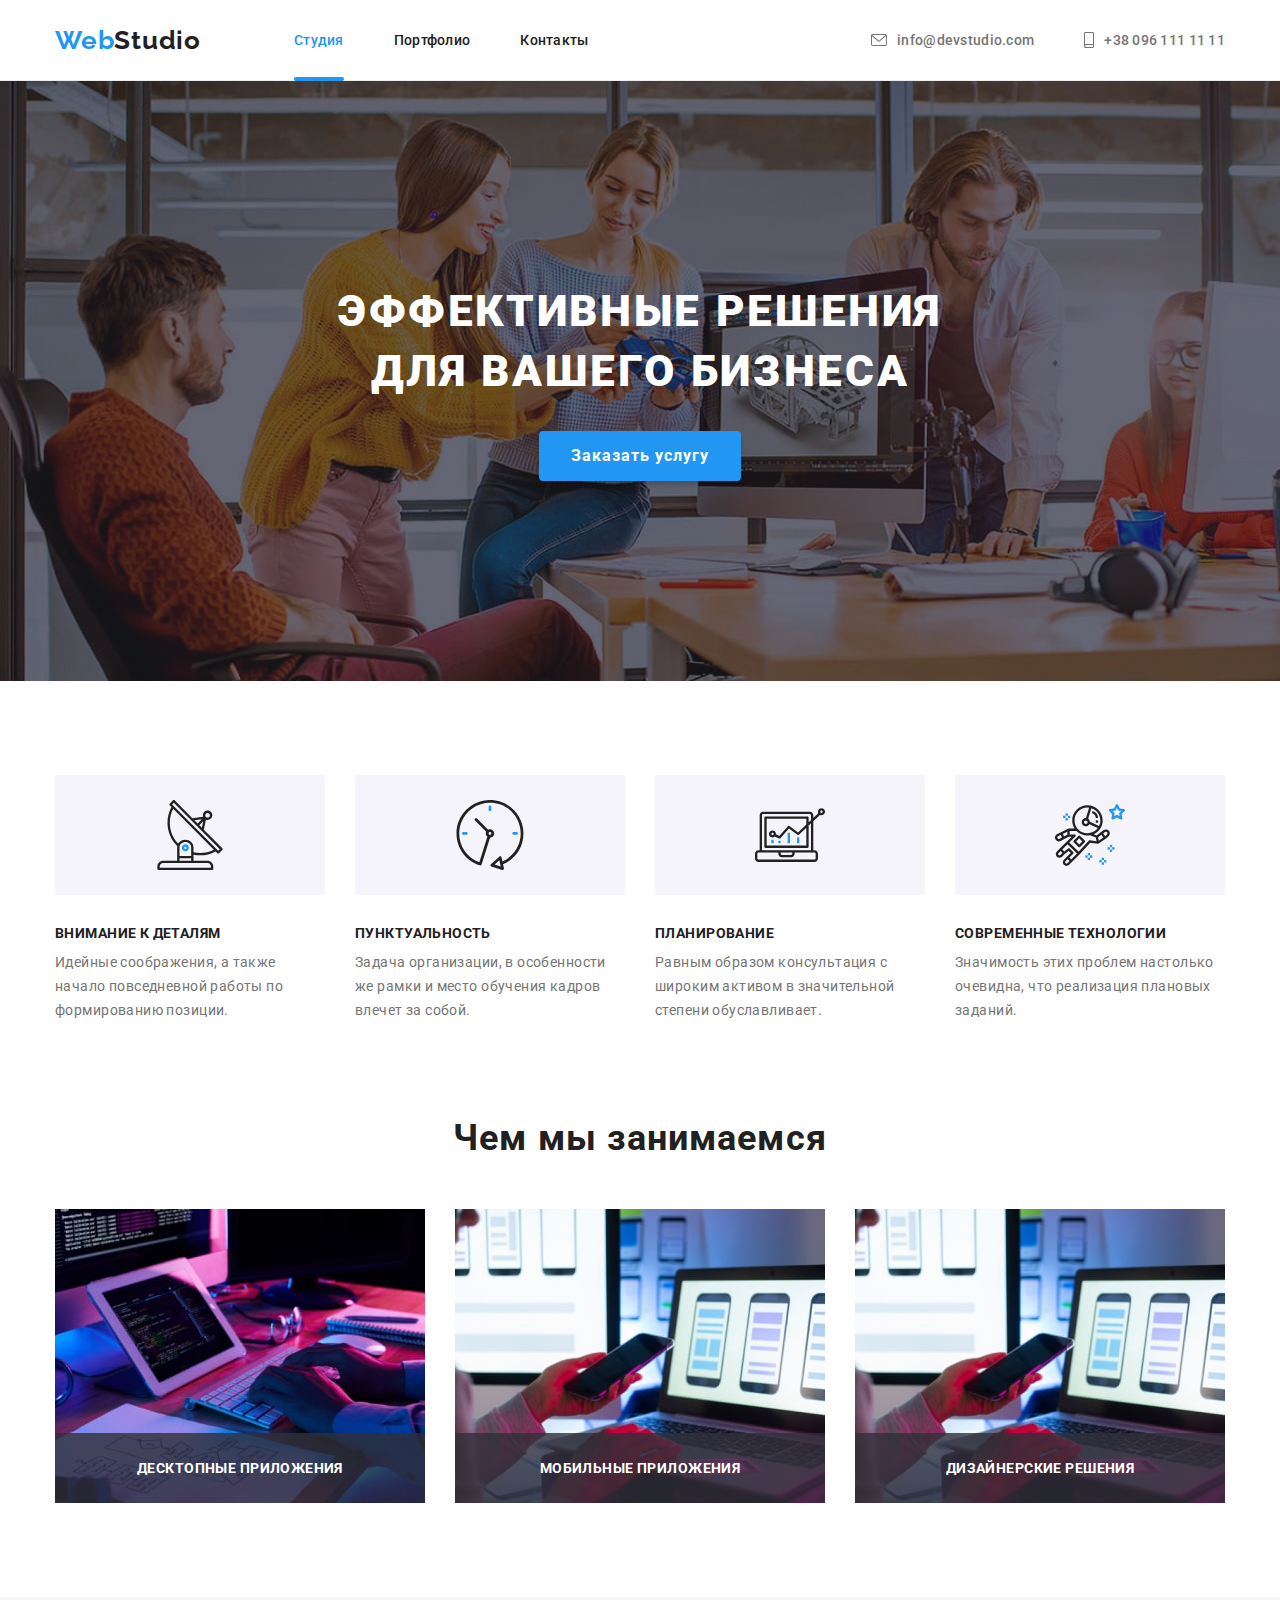
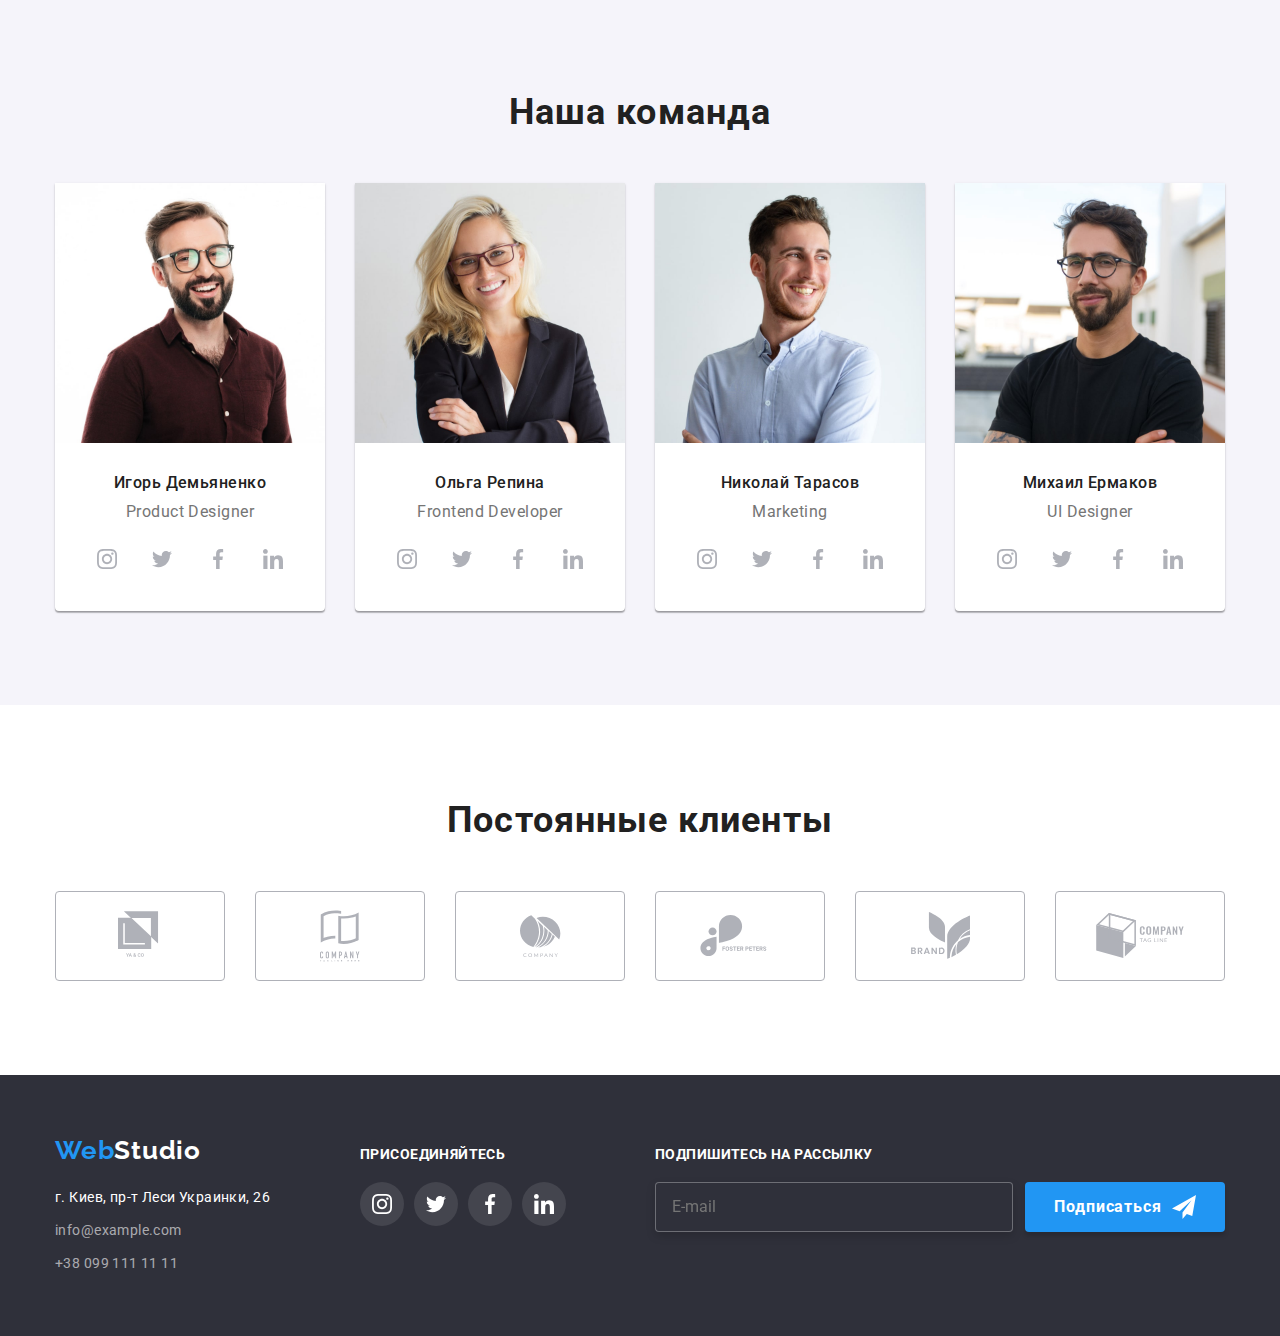
<file: index.html>
<!DOCTYPE html>
<html lang="ru">
<head>
    <meta charset="UTF-8">
    <meta name="viewport" content="width=device-width, initial-scale=1.0">
    <meta http-equiv="X-UA-Compatible" content="ie=edge">
    <link rel="stylesheet" href="https://cdnjs.cloudflare.com/ajax/libs/modern-normalize/1.0.0/modern-normalize.min.css" />
    <link rel="preconnect" href="https://fonts.gstatic.com">
    <link href="https://fonts.googleapis.com/css2?family=Raleway:wght@700&family=Roboto:wght@400;500;700;900&display=swap"
        rel="stylesheet">
    <link rel="stylesheet" href="./css/styles.css">
    <title>Webstudio</title>
</head>
<body>
    <header class="header">
        <div class="container">
        <nav class="navigation">
            <a class="header-logo" href="./"><span class="logo-accent">Web</span>Studio</a>
            <ul class="navigation-list">
                <li class="navigation-list-item">
                    <a class="navigation-list-link current-link" href="#">Студия</a>
                </li>
                <li class="navigation-list-item">
                    <a class="navigation-list-link" href="./portfolio.html">Портфолио</a>
                </li>
                <li class="navigation-list-item">
                    <a class="navigation-list-link" href="">Контакты</a>
                </li>
            </ul>
        </nav>
            <ul class="header-address">
            <li class="header-address-item">
                <a class="header-address-link" href="mailto:info@devstudio.com">
                    <svg class="icon-mail">
                        <use href="./images/sprite.svg#mail"></use>
                    </svg>
                    info@devstudio.com</a>
            </li>
            <li class="header-address-item">
                <a class="header-address-link" href="tel:+380961111111">
                    <svg class="icon-phone">
                        <use href="./images/sprite.svg#phone"></use>
                    </svg>
                    +38 096 111 11 11</a>
            </li>
        </ul>
        </div>
    </header>

    <main>
        <!-- HERO -->
        <section class="hero">
            <div class="hero-content container">
            <h1 class="hero-title">Эффективные решения для вашего бизнеса</h1>
            <button class="order-button" type="button" data-modal-open>Заказать услугу</button>
            </div>
        </section>

        <!-- ABOUT US -->
        <section class="about">
            <div class="container">
            <h2 class="visually-hidden">Наши преимущества</h2>
            <ul class="about-list">
                <li class="about-list-item">
                    <div class="about-list-icon">
                        <svg class="icon-about">
                            <use href="./images/sprite.svg#antenna"></use>
                        </svg>
                    </div>
                    <h3 class="about-title">Внимание к деталям</h3>
                    <p class="about-description">Идейные соображения, а также начало повседневной работы по формированию позиции.</p>
                </li>
                <li class="about-list-item">
                    <div class="about-list-icon">
                        <svg class="icon-about">
                            <use href="./images/sprite.svg#clock"></use>
                        </svg>
                    </div>
                    <h3 class="about-title">Пунктуальность</h3>
                    <p class="about-description">Задача организации, в особенности же рамки и место обучения кадров влечет за собой.</p>
                </li>
                <li class="about-list-item">
                    <div class="about-list-icon">
                        <svg class="icon-about">
                            <use href="./images/sprite.svg#diagram"></use>
                        </svg>
                    </div>
                    <h3 class="about-title">Планирование</h3>
                    <p class="about-description">Равным образом консультация с широким активом в значительной степени обуславливает.</p>
                </li>
                <li class="about-list-item">
                    <div class="about-list-icon">
                        <svg class="icon-about">
                            <use href="./images/sprite.svg#astronaut"></use>
                        </svg>
                    </div>
                    <h3 class="about-title">Современные технологии</h3>
                    <p class="about-description">Значимость этих проблем настолько очевидна, что реализация плановых заданий.</p>
                </li>
            </ul>
            </div>
        </section>

        <!-- WHAT WE DO -->
        <section class="our-work">
            <div class="container">
            <h2 class="title">Чем мы занимаемся</h2>
            <ul class="our-work-list">
                <li class="our-work-list-item">
                    <div class="our-work-list-wrapper">
                        <img class="our-work-img" src="./images/what-we-do/img1.jpg" alt="программист пишет код" width="370" height="294">
                        <p class="our-work-description">Десктопные приложения</p>
                    </div>
                </li>
                <li class="our-work-list-item">
                    <div class="our-work-list-wrapper">
                        <img class="our-work-img" src="./images/what-we-do/img2.jpg" alt="дизайнер выбирает макет для мобильного приложения"
                            width="370" height="294">
                        <p class="our-work-description">Мобильные приложения</p>
                    </div>
                </li>
                <li class="our-work-list-item">
                    <div class="our-work-list-wrapper">
                        <img class="our-work-img" src="./images/what-we-do/img2.jpg" alt="дизайнер выбирает цветовую гамму" width="370"
                            height="294">
                        <p class="our-work-description">Дизайнерские решения</p>
                    </div>
                </li>
            </ul>
            </div>
        </section>

        <!-- OUR TEAM -->
        <section class="team">
            <div class="container">
            <h2 class="title">Наша команда</h2>
            <ul class="team-list">
                <li class="team-list-item">
                    <img class="team-img" src="./images/our-team/igor.jpg" alt="Игорь Демьяненко" width="270" height="260">
                    <div class="team-card">
                    <h3 class="team-title">Игорь Демьяненко</h3>
                    <p class="team-description" lang="en">Product Designer</p>
                    <ul class="social-list">
                        <li class="social-list-item">
                            <a href="https://www.instagram.com/" class="social-list-link" target="blank">
                                <svg class="social-list-icon">
                                    <use href="./images/sprite.svg#instagram"></use>
                                </svg>
                            </a>
                        </li>
                        <li class="social-list-item">
                            <a href="https://twitter.com/" class="social-list-link" target="blank">
                                <svg class="social-list-icon">
                                    <use href="./images/sprite.svg#twitter"></use>
                                </svg>
                            </a>
                        </li>
                        <li class="social-list-item">
                            <a href="https://www.facebook.com/" class="social-list-link" target="blank">
                                <svg class="social-list-icon">
                                    <use href="./images/sprite.svg#facebook"></use>
                                </svg>
                            </a>
                        </li>
                        <li class="social-list-item">
                            <a href="https://www.linkedin.com/" class="social-list-link" target="blank">
                                <svg class="social-list-icon">
                                    <use href="./images/sprite.svg#linkedin"></use>
                                </svg>
                            </a>
                        </li>
                    </ul>
                    </div>
                </li>
                <li class="team-list-item">
                    <img class="team-img" src="./images/our-team/olga.jpg" alt="Ольга Репина" width="270" height="260">
                    <div class="team-card">
                    <h3 class="team-title">Ольга Репина</h3>
                    <p class="team-description" lang="en">Frontend Developer</p>
                    <ul class="social-list">
                        <li class="social-list-item">
                            <a href="https://www.instagram.com/" class="social-list-link" target="blank">
                                <svg class="social-list-icon">
                                    <use href="./images/sprite.svg#instagram"></use>
                                </svg>
                            </a>
                        </li>
                        <li class="social-list-item">
                            <a href="https://twitter.com/" class="social-list-link" target="blank">
                                <svg class="social-list-icon">
                                    <use href="./images/sprite.svg#twitter"></use>
                                </svg>
                            </a>
                        </li>
                        <li class="social-list-item">
                            <a href="https://www.facebook.com/" class="social-list-link" target="blank">
                                <svg class="social-list-icon">
                                    <use href="./images/sprite.svg#facebook"></use>
                                </svg>
                            </a>
                        </li>
                        <li class="social-list-item">
                            <a href="https://www.linkedin.com/" class="social-list-link" target="blank">
                                <svg class="social-list-icon">
                                    <use href="./images/sprite.svg#linkedin"></use>
                                </svg>
                            </a>
                        </li>
                    </ul>
                    </div>
                </li>
                <li class="team-list-item">
                    <img class="team-img" src="./images/our-team/nikolay.jpg" alt="Николай Тарасов" width="270" height="260">
                    <div class="team-card">
                    <h3 class="team-title">Николай Тарасов</h3>
                    <p class="team-description" lang="en">Marketing</p>
                    <ul class="social-list">
                        <li class="social-list-item">
                            <a href="https://www.instagram.com/" class="social-list-link" target="blank">
                                <svg class="social-list-icon">
                                    <use href="./images/sprite.svg#instagram"></use>
                                </svg>
                            </a>
                        </li>
                        <li class="social-list-item">
                            <a href="https://twitter.com/" class="social-list-link" target="blank">
                                <svg class="social-list-icon">
                                    <use href="./images/sprite.svg#twitter"></use>
                                </svg>
                            </a>
                        </li>
                        <li class="social-list-item">
                            <a href="https://www.facebook.com/" class="social-list-link" target="blank">
                                <svg class="social-list-icon">
                                    <use href="./images/sprite.svg#facebook"></use>
                                </svg>
                            </a>
                        </li>
                        <li class="social-list-item">
                            <a href="https://www.linkedin.com/" class="social-list-link" target="blank">
                                <svg class="social-list-icon">
                                    <use href="./images/sprite.svg#linkedin"></use>
                                </svg>
                            </a>
                        </li>
                    </ul>
                    </div>
                </li>
                <li class="team-list-item">
                    <img class="team-img" src="./images/our-team/michael.jpg" alt="Михаил Ермаков" width="270" height="260">
                    <div class="team-card">
                    <h3 class="team-title">Михаил Ермаков</h3>
                    <p class="team-description" lang="en">UI Designer</p>
                    <ul class="social-list">
                        <li class="social-list-item">
                            <a href="https://www.instagram.com/" class="social-list-link" target="blank">
                                <svg class="social-list-icon">
                                    <use href="./images/sprite.svg#instagram"></use>
                                </svg>
                            </a>
                        </li>
                        <li class="social-list-item">
                            <a href="https://twitter.com/" class="social-list-link" target="blank">
                                <svg class="social-list-icon">
                                    <use href="./images/sprite.svg#twitter"></use>
                                </svg>
                            </a>
                        </li>
                        <li class="social-list-item">
                            <a href="https://www.facebook.com/" class="social-list-link" target="blank">
                                <svg class="social-list-icon">
                                    <use href="./images/sprite.svg#facebook"></use>
                                </svg>
                            </a>
                        </li>
                        <li class="social-list-item">
                            <a href="https://www.linkedin.com/" class="social-list-link" target="blank">
                                <svg class="social-list-icon">
                                    <use href="./images/sprite.svg#linkedin"></use>
                                </svg>
                            </a>
                        </li>
                    </ul>
                    </div>
                    
                </li>
            </ul>
            </div>
        </section>

        <!-- OUR CLIENTS -->
        <section class="our-clients">
            <div class="container">
                <h2 class="title">Постоянные клиенты</h2>
                <ul class="our-clients-list">
                    <li class="our-clients-item">
                        <a href="" class="our-clients-link">
                            <svg class="our-clients-icon" width="44.27" height="49.23">
                                <use href="./images/sprite.svg#clients1"></use>
                            </svg>
                        </a>
                    </li>
                    <li class="our-clients-item">
                        <a href="" class="our-clients-link">
                            <svg class="our-clients-icon" width="40" height="52">
                                <use href="./images/sprite.svg#clients2"></use>
                            </svg>
                        </a>
                    </li>
                    <li class="our-clients-item">
                        <a href="" class="our-clients-link">
                            <svg class="our-clients-icon" width="41" height="42.6">
                                <use href="./images/sprite.svg#clients3"></use>
                            </svg>
                        </a>
                    </li>
                    <li class="our-clients-item">
                        <a href="" class="our-clients-link">
                            <svg class="our-clients-icon" width="79.66" height="42.02">
                                <use href="./images/sprite.svg#clients4"></use>
                            </svg>
                        </a>
                    </li>
                    <li class="our-clients-item">
                        <a href="" class="our-clients-link">
                            <svg class="our-clients-icon" width="59" height="47">
                                <use href="./images/sprite.svg#clients5"></use>
                            </svg>
                        </a>
                    </li>
                    <li class="our-clients-item">
                        <a href="" class="our-clients-link">
                            <svg class="our-clients-icon" width="88.48" height="45.44">
                                <use href="./images/sprite.svg#clients6"></use>
                            </svg>
                        </a>
                    </li>
                </ul>
            </div>
        </section>
    </main>
<!-- FOOTER -->
    <footer class="footer">
        <div class="container">
            <div class="footer-contacts-wrapper">
                <a class="footer-logo" href="./"><span class="logo-accent">Web</span>Studio</a>
                <address class="footer-address">
                    <ul class="footer-address-list">
                        <li class="footer-address-item">
                            <a class="footer-contacts map" href="https://goo.gl/maps/fuToK8LUHECQ2Vxz8" target="_blank">г. Киев, пр-т
                                Леси Украинки, 26</a>
                        </li>
                        <li class="footer-address-item">
                            <a class="footer-contacts" href="mailto:info@example.com">info@example.com</a>
                        </li>
                        <li class="footer-address-item">
                            <a class="footer-contacts" href="tel:+380991111111">+38 099 111 11 11</a>
                        </li>
                    </ul>
                </address>
            </div>
            <div class="footer-social-wrapper">
                <p class="footer-title">присоединяйтесь</p>
                <ul class="footer-social-list">
                    <li class="footer-social-list-item">
                        <a href="https://www.instagram.com/" class="footer-social-list-link" target="blank">
                            <svg class="footer-social-list-icon">
                                <use href="./images/sprite.svg#instagram"></use>
                            </svg>
                        </a>
                    </li>
                    <li class="footer-social-list-item">
                        <a href="https://twitter.com/" class="footer-social-list-link" target="blank">
                            <svg class="footer-social-list-icon">
                                <use href="./images/sprite.svg#twitter"></use>
                            </svg>
                        </a>
                    </li>
                    <li class="footer-social-list-item">
                        <a href="https://www.facebook.com/" class="footer-social-list-link" target="blank">
                            <svg class="footer-social-list-icon">
                                <use href="./images/sprite.svg#facebook"></use>
                            </svg>
                        </a>
                    </li>
                    <li class="footer-social-list-item">
                        <a href="https://www.linkedin.com/" class="footer-social-list-link" target="blank">
                            <svg class="footer-social-list-icon">
                                <use href="./images/sprite.svg#linkedin"></use>
                            </svg>
                        </a>
                    </li>
                </ul>
            </div>
            <div class="footer-subscribe-wrapper">
                <form action="#" class="footer-subscribe-form">
                    <p class="footer-title">Подпишитесь на рассылку</p>
                    <div class="footer-button-wrapper">
                    <label class="footer-subscribe-label">
                        <input type="email" class="footer-subscribe-input" name="user-mail" placeholder="E-mail" required>
                    </label>
                    <button type="submit" class="footer-subscribe-button">Подписаться</button>
                    </div>
                </form>
            </div>
        </div>
    </footer>
<!-- MODAL BUTTON -->
    <div class="backdrop is-hidden" data-modal>
        <div class="modal">
            <button type="button" class="modal-close-btn" data-modal-close>
                <svg class="modal-close-btn-svg">
                    <use href="./images/sprite.svg#close"></use>
                </svg>
            </button>

            <p class="form-title">Оставьте свои данные, мы вам перезвоним</p>
            <form action="#" class="modal-form">
                
                <label class="modal-form-label">
                    <span class="modal-form-label-name">Имя</span>
                    <span class="modal-form-input-wrapper">
                        <input class="modal-form-input" type="text" name="user-name" required>
                        <svg class="modal-form-icon">
                            <use href="./images/sprite.svg#form-person"></use>
                        </svg>
                    </span>
                </label>

                <label class="modal-form-label">
                    <span class="modal-form-label-name">Телефон</span>
                    <span class="modal-form-input-wrapper">
                        <input class="modal-form-input" type="tel" name="user-tel" required>
                        <svg class="modal-form-icon">
                            <use href="./images/sprite.svg#form-phone"></use>
                        </svg>
                    </span>
                </label>

                <label class="modal-form-label">
                    <span class="modal-form-label-name">Почта</span>
                    <span class="modal-form-input-wrapper">
                        <input class="modal-form-input" type="email" name="user-mail" required>
                        <svg class="modal-form-icon">
                            <use href="./images/sprite.svg#form-email"></use>
                        </svg>
                    </span>
                </label>

                <label class="modal-form-label" for="message">Комментарий</label>
                <textarea id="message" name="user-message" class="modal-form-message" placeholder="Введите текст"></textarea>

                <label for="policy" class="modal-form-label-policy">
                    <input type="checkbox" name="user-policy" id="policy" class="modal-form-check-policy" required>
                    <span class="check-policy-icon"></span>
                    Соглашаюсь с рассылкой и принимаю&nbsp;
                    <a href="#" class="policy-link">Условия договора</a>
                </label>

               <button type="submit" class="modal-form-btn">Отправить</button>
            </form>
        </div>
    </div>
    <script src="./js/modal.js"></script>
</body>
</html>
</file>
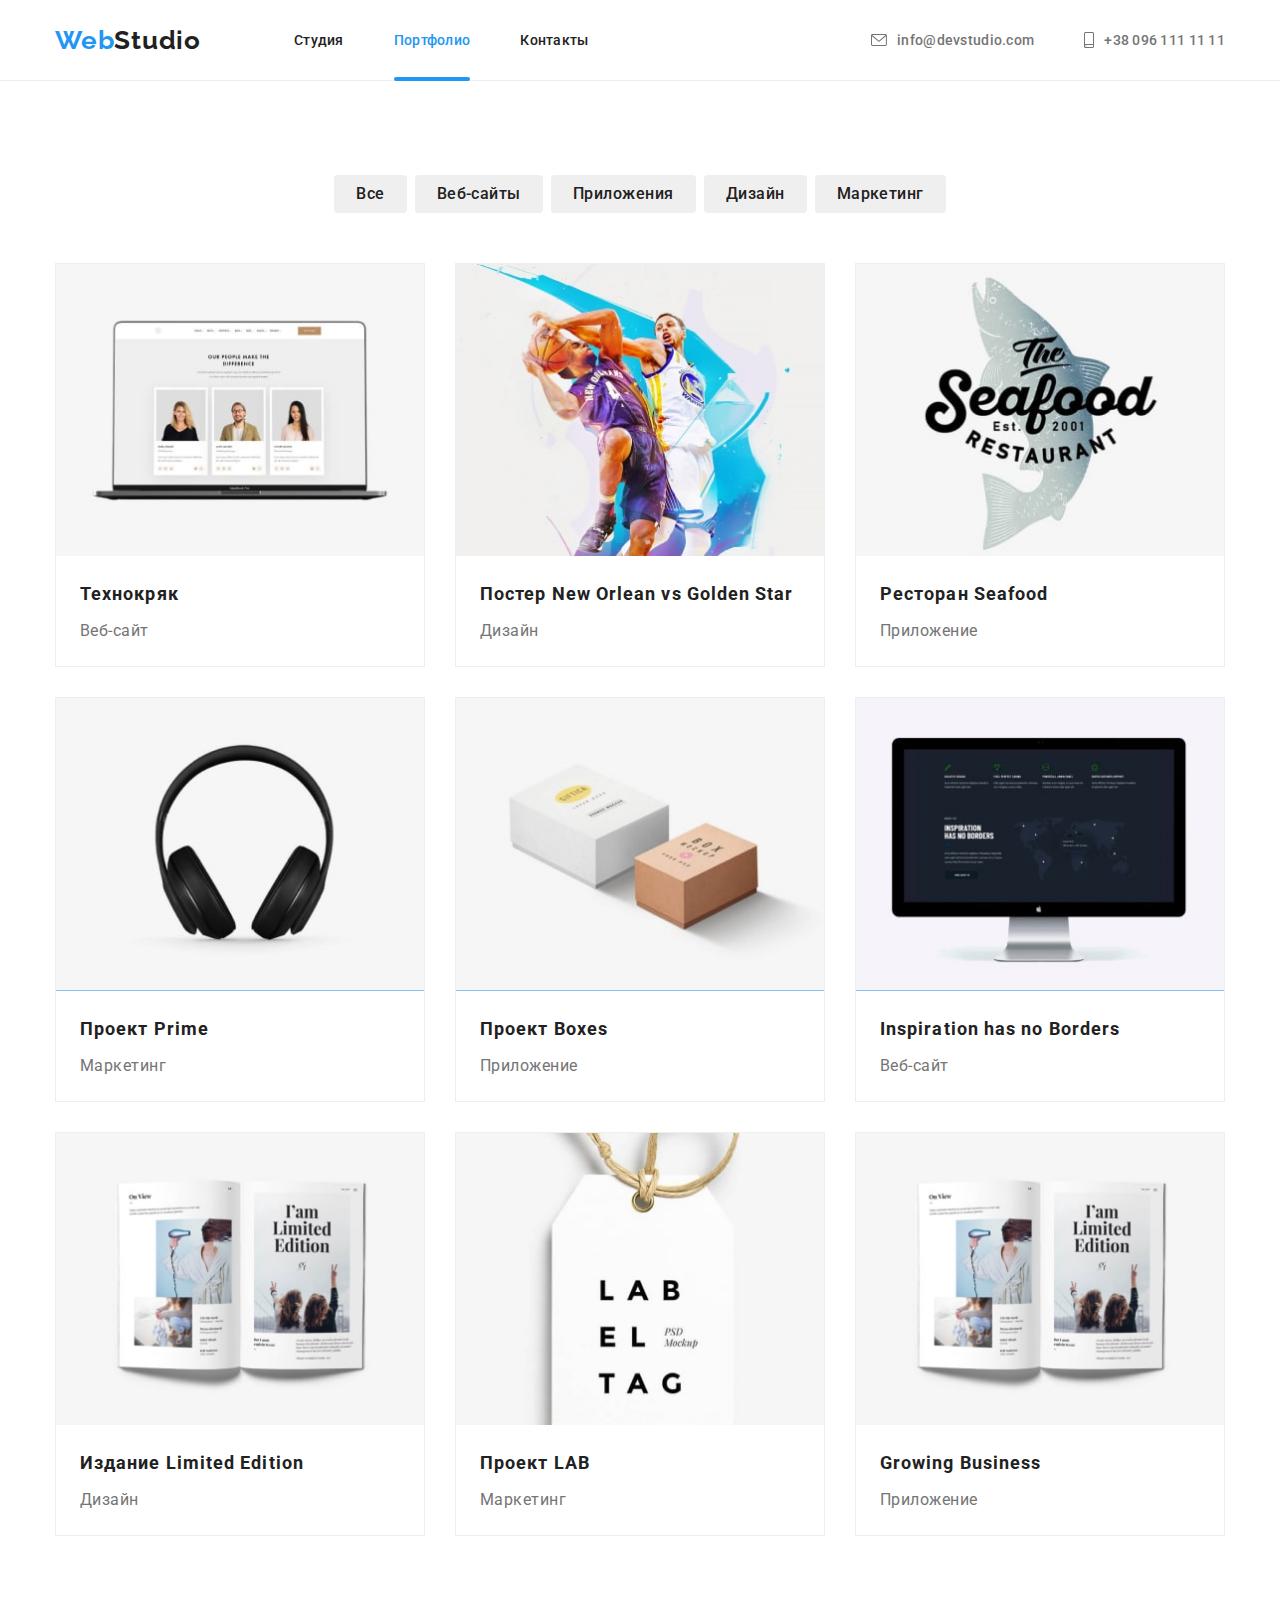
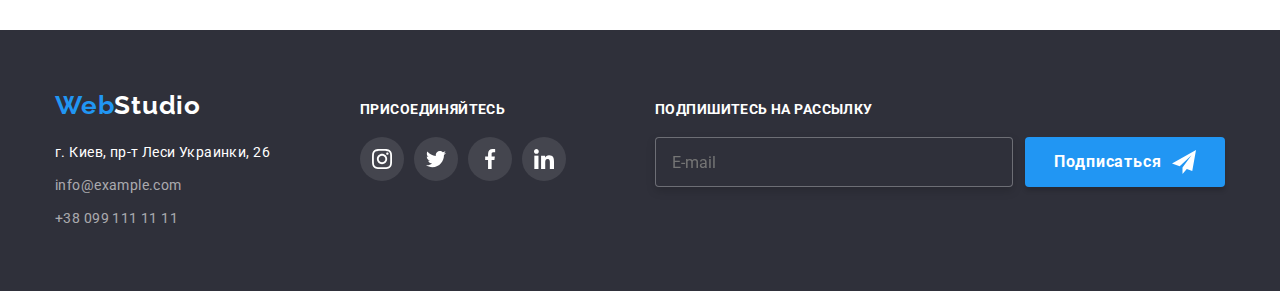
<file: portfolio.html>
<!DOCTYPE html>
<html lang="ru">

<head>
    <meta charset="UTF-8">
    <meta name="viewport" content="width=device-width, initial-scale=1.0">
    <meta http-equiv="X-UA-Compatible" content="ie=edge">
    <link rel="stylesheet" href="https://cdnjs.cloudflare.com/ajax/libs/modern-normalize/1.0.0/modern-normalize.min.css" />
    <link rel="preconnect" href="https://fonts.gstatic.com">
    <link href="https://fonts.googleapis.com/css2?family=Raleway:wght@700&family=Roboto:wght@400;500;700;900&display=swap"
        rel="stylesheet">
        <link rel="stylesheet" href="./css/styles.css">
    <title>Portfolio</title>
</head>

<body>
    <header class="header">
        <div class="container">
            <nav class="navigation">
                <a class="header-logo" href="./"><span class="logo-accent">Web</span>Studio</a>
                <ul class="navigation-list">
                    <li class="navigation-list-item">
                        <a class="navigation-list-link" href="./index.html">Студия</a>
                    </li>
                    <li class="navigation-list-item">
                        <a class="navigation-list-link current-link" href="./portfolio.html">Портфолио</a>
                    </li>
                    <li class="navigation-list-item">
                        <a class="navigation-list-link" href="">Контакты</a>
                    </li>
                </ul>
            </nav>
            <ul class="header-address">
                <li class="header-address-item">
                    <a class="header-address-link" href="mailto:info@devstudio.com">
                        <svg class="icon-mail">
                            <use href="./images/sprite.svg#mail"></use>
                        </svg>
                        info@devstudio.com</a>
                </li>
                <li class="header-address-item">
                    <a class="header-address-link" href="tel:+380961111111">
                        <svg class="icon-phone">
                            <use href="./images/sprite.svg#phone"></use>
                        </svg>
                        +38 096 111 11 11</a>
                </li>
            </ul>
        </div>
    </header>

    <main>
        <section class="portfolio">
            <div class="container">
            <h1 class="visually-hidden">Примеры робот</h1>
            <ul class="portfolio-nav">
                <li class="portfolio-nav-item">
                    <button class="portfolio-button">Все</button>
                </li>
                <li class="portfolio-nav-item">
                    <button class="portfolio-button">Веб-сайты</button>
                </li>
                <li class="portfolio-nav-item">
                    <button class="portfolio-button">Приложения</button>
                </li>
                <li class="portfolio-nav-item">
                    <button class="portfolio-button">Дизайн</button>
                </li>
                <li class="portfolio-nav-item">
                    <button class="portfolio-button">Маркетинг</button>
                </li>
            </ul>
            <ul class="portfolio-list">
                <li class="portfolio-list-item">
                    <a class="portfolio-link" href="">
                        <div class="portfolio-img-wrapper">
                            <img class="portfolio-img" src="./images/portfolio/techno.jpg" alt="Технокряк" width="370" height="294">
                            <p class="portfolio-overlay">Технокряк это современная площадка распространения коронавируса. 
                                Компании используют эту платформу для цифрового шпионажа и атак на защищённые сервера конкурентов.
                            </p>
                        </div>
                        <div class="portfolio-card">
                            <h2 class="portfolio-title">Технокряк</h2>
                            <p class="portfolio-description">Веб-сайт</p>
                        </div>
                    </a>
                </li>
                
                <li class="portfolio-list-item">
                    <a class="portfolio-link" href="">
                        <div class="portfolio-img-wrapper">
                            <img class="portfolio-img" src="./images/portfolio/poster.jpg" alt="Постер New Orlean vs Golden Star" width="370"
                                height="294">
                            <p class="portfolio-overlay">Технокряк это современная площадка распространения коронавируса. 
                                Компании используют эту платформу для цифрового шпионажа и атак на защищённые сервера конкурентов.
                            </p>
                        </div>
                        <div class="portfolio-card">
                            <h2 class="portfolio-title">Постер New Orlean vs Golden Star</h2>
                            <p class="portfolio-description">Дизайн</p>
                        </div>
                    </a>
                </li>

                <li class="portfolio-list-item">
                    <a class="portfolio-link" href="">
                        <div class="portfolio-img-wrapper">
                            <img class="portfolio-img" src="./images/portfolio/restaurant.jpg" alt="Ресторан Seafood" width="370" height="294">
                            <p class="portfolio-overlay">Технокряк это современная площадка распространения коронавируса. 
                                Компании используют эту платформу для цифрового шпионажа и атак на защищённые сервера конкурентов.
                            </p>
                        </div>
                        <div class="portfolio-card">
                            <h2 class="portfolio-title">Ресторан Seafood</h2>
                            <p class="portfolio-description">Приложение</p>
                        </div>
                    </a>
                </li>

                <li class="portfolio-list-item">
                    <a class="portfolio-link" href="">
                        <div class="portfolio-img-wrapper">
                            <img class="portfolio-img" src="./images/portfolio/project-prime.jpg" alt="Проект Prime" width="370" height="294">
                            <p class="portfolio-overlay">Технокряк это современная площадка распространения коронавируса. 
                                Компании используют эту платформу для цифрового шпионажа и атак на защищённые сервера конкурентов.
                            </p>
                        </div>
                        <div class="portfolio-card">
                            <h2 class="portfolio-title">Проект Prime</h2>
                            <p class="portfolio-description">Маркетинг</p>
                        </div>
                    </a>
                </li>

                <li class="portfolio-list-item">
                    <a class="portfolio-link" href="">
                        <div class="portfolio-img-wrapper">
                            <img class="portfolio-img" src="./images/portfolio/project-boxes.jpg" alt="Проект Boxes" width="370" height="294">
                            <p class="portfolio-overlay">Технокряк это современная площадка распространения коронавируса. 
                                Компании используют эту платформу для цифрового шпионажа и атак на защищённые сервера конкурентов.
                            </p>
                        </div>
                        <div class="portfolio-card">
                            <h2 class="portfolio-title">Проект Boxes</h2>
                            <p class="portfolio-description">Приложение</p>
                        </div>
                    </a>
                </li>

                <li class="portfolio-list-item">
                    <a class="portfolio-link" href="">
                        <div class="portfolio-img-wrapper">
                            <img class="portfolio-img" src="./images/portfolio/inspiration.jpg" alt="Inspiration has no Borders" width="370"
                                height="294">
                            <p class="portfolio-overlay">Технокряк это современная площадка распространения коронавируса. 
                                Компании используют эту платформу для цифрового шпионажа и атак на защищённые сервера конкурентов.
                            </p>
                        </div>
                        <div class="portfolio-card">
                            <h2 class="portfolio-title" lang="en">Inspiration has no Borders</h2>
                            <p class="portfolio-description">Веб-сайт</p>
                        </div>
                    </a>
                </li>

                <li class="portfolio-list-item">
                    <a class="portfolio-link" href="">
                        <div class="portfolio-img-wrapper">
                            <img class="portfolio-img" src="./images/portfolio/limited-edition.jpg" alt="Издание Limited Edition" width="370"
                                height="294">
                            <p class="portfolio-overlay">Технокряк это современная площадка распространения коронавируса. 
                                Компании используют эту платформу для цифрового шпионажа и атак на защищённые сервера конкурентов.
                            </p>
                        </div>
                        <div class="portfolio-card">
                            <h2 class="portfolio-title">Издание Limited Edition</h2>
                            <p class="portfolio-description">Дизайн</p>
                        </div>
                    </a>
                </li>

                <li class="portfolio-list-item">
                    <a class="portfolio-link" href="">
                        <div class="portfolio-img-wrapper">
                            <img class="portfolio-img" src="./images/portfolio/project-lab.jpg" alt="Проект LAB" width="370" height="294">
                            <p class="portfolio-overlay">Технокряк это современная площадка распространения коронавируса. 
                                Компании используют эту платформу для цифрового шпионажа и атак на защищённые сервера конкурентов.
                            </p>
                        </div>
                        <div class="portfolio-card">
                            <h2 class="portfolio-title">Проект LAB</h2>
                            <p class="portfolio-description">Маркетинг</p>
                        </div>
                    </a>
                </li>

                <li class="portfolio-list-item">
                    <a class="portfolio-link" href="">
                        <div class="portfolio-img-wrapper">
                            <img class="portfolio-img" src="./images/portfolio/limited-edition.jpg" alt="Growing Business" width="370" height="294">
                            <p class="portfolio-overlay">Технокряк это современная площадка распространения коронавируса. 
                                Компании используют эту платформу для цифрового шпионажа и атак на защищённые сервера конкурентов.
                            </p>
                        </div>
                        <div class="portfolio-card">
                            <h2 class="portfolio-title" lang="en">Growing Business</h2>
                            <p class="portfolio-description">Приложение</p>
                        </div>
                    </a>
                </li>
            </ul>
            </div>
        </section>
    </main>
<!-- FOOTER -->
<footer class="footer">
    <div class="container">
        <div class="footer-contacts-wrapper">
            <a class="footer-logo" href="./"><span class="logo-accent">Web</span>Studio</a>
            <address class="footer-address">
                <ul class="footer-address-list">
                    <li class="footer-address-item">
                        <a class="footer-contacts map" href="https://goo.gl/maps/fuToK8LUHECQ2Vxz8" target="_blank">г.
                            Киев, пр-т
                            Леси Украинки, 26</a>
                    </li>
                    <li class="footer-address-item">
                        <a class="footer-contacts" href="mailto:info@example.com">info@example.com</a>
                    </li>
                    <li class="footer-address-item">
                        <a class="footer-contacts" href="tel:+380991111111">+38 099 111 11 11</a>
                    </li>
                </ul>
            </address>
        </div>
        <div class="footer-social-wrapper">
            <p class="footer-title">присоединяйтесь</p>
            <ul class="footer-social-list">
                <li class="footer-social-list-item">
                    <a href="https://www.instagram.com/" class="footer-social-list-link" target="blank">
                        <svg class="footer-social-list-icon">
                            <use href="./images/sprite.svg#instagram"></use>
                        </svg>
                    </a>
                </li>
                <li class="footer-social-list-item">
                    <a href="https://twitter.com/" class="footer-social-list-link" target="blank">
                        <svg class="footer-social-list-icon">
                            <use href="./images/sprite.svg#twitter"></use>
                        </svg>
                    </a>
                </li>
                <li class="footer-social-list-item">
                    <a href="https://www.facebook.com/" class="footer-social-list-link" target="blank">
                        <svg class="footer-social-list-icon">
                            <use href="./images/sprite.svg#facebook"></use>
                        </svg>
                    </a>
                </li>
                <li class="footer-social-list-item">
                    <a href="https://www.linkedin.com/" class="footer-social-list-link" target="blank">
                        <svg class="footer-social-list-icon">
                            <use href="./images/sprite.svg#linkedin"></use>
                        </svg>
                    </a>
                </li>
            </ul>
        </div>
        <div class="footer-subscribe-wrapper">
            <form action="#" class="footer-subscribe-form">
                <p class="footer-title">Подпишитесь на рассылку</p>
                <div class="footer-button-wrapper">
                    <label class="footer-subscribe-label">
                        <input type="email" class="footer-subscribe-input" name="user-mail" placeholder="E-mail"
                            required>
                    </label>
                    <button type="submit" class="footer-subscribe-button">Подписаться</button>
                </div>
            </form>
        </div>
    </div>
</footer>
</body>
</html>
</file>
<file: css/styles.css>
:root {
  --text-font: "Roboto", sans-serif;
  --logo-font: "Raleway", sans-serif;
  --main-color: #757575;
  --second-color: #ffffff;
  --title-color: #212121;
  --accent-color: #2196f3;
  --secondary-bg-color: #f5f4fa;
  --icon-color: #afb1b8;
  --footer-bg-color: #2f303a;

  --animation: 250ms cubic-bezier(0.4, 0, 0.2, 1);
}

body {
  font-family: var(--text-font);
  color: var(--main-color);
}

ul,
ol {
  list-style: none;
  margin: 0;
  padding: 0;
}

img {
  display: block;
  max-width: 100%;
  height: auto;
}

h1,
h2,
h3,
h4,
h5,
h6,
p {
  margin: 0;
}

/* ============== COMPONENTS ============== */

.visually-hidden {
  position: absolute !important;
  clip: rect(1px 1px 1px 1px); /* IE6, IE7 */
  clip: rect(1px, 1px, 1px, 1px);
  padding: 0 !important;
  border: 0 !important;
  height: 1px !important;
  width: 1px !important;
  overflow: hidden;
}

.title {
  margin-bottom: 50px;

  font-weight: 700;
  font-size: 36px;
  line-height: 1.167;
  text-align: center;
  letter-spacing: 0.03em;
  color: var(--title-color);
}

.container {
  width: 1200px;
  padding-left: 15px;
  padding-right: 15px;
  margin-left: auto;
  margin-right: auto;
}

/* ============== END COMPONENTS ============== */

/* ============== HEADER ============== */

.header {
  border-bottom: 1px solid #ececec;
}
.header > .container {
  display: flex;
  align-items: center;
}

.navigation {
  display: flex;
  align-items: center;
}

.navigation-list {
  display: flex;
}

.header-logo {
  margin-right: 93px;

  font-family: var(--logo-font);
  text-decoration: none;
  font-weight: 700;
  font-size: 26px;
  line-height: 1.192;
  letter-spacing: 0.03em;
  color: var(--title-color);
}

.logo-accent {
  color: var(--accent-color);
}

.navigation-list-item:not(:last-child) {
  margin-right: 50px;
}

.navigation-list-link {
  padding-top: 32px;
  padding-bottom: 32px;

  display: block;
  text-decoration: none;
  font-weight: 500;
  font-size: 14px;
  line-height: 1.143;
  letter-spacing: 0.02em;
  color: var(--title-color);

  transition: color var(--animation);
}

.navigation-list-link:hover,
.navigation-list-link:focus {
  color: var(--accent-color);
}

.current-link {
  position: relative;
  color: var(--accent-color);
}

.current-link::after {
  content: "";
  position: absolute;
  width: 100%;
  height: 4px;
  left: 0;
  bottom: -1px;

  background: var(--accent-color);
  border-radius: 2px;
}

.header-address {
  display: flex;
  margin-left: auto;
}

.header-address-item:not(:last-child) {
  margin-right: 50px;
}

.header-address-link {
  display: flex;
  align-items: center;

  text-decoration: none;
  font-weight: 500;
  font-size: 14px;
  line-height: 1.143;
  letter-spacing: 0.02em;
  color: var(--main-color);

  transition: color var(--animation);
}

.header-address-link:hover,
.header-address-link:focus {
  color: var(--accent-color);
}

.icon-mail {
  width: 16px;
  height: 12px;
  margin-right: 10px;
  fill: currentColor;
}

.icon-phone {
  width: 10px;
  height: 16px;
  margin-right: 10px;
  fill: currentColor;
}

/* ============== END HEADER ============== */

/* ============== HERO ============== */

.hero {
  max-width: 1600px;
  max-height: 600px;
  background-image: linear-gradient(
      rgba(47, 48, 58, 0.4),
      rgba(47, 48, 58, 0.4)
    ),
    url("../images/hero/bg-hero.jpg");
  background-repeat: no-repeat;
  background-size: cover;
  background-color: var(--footer-bg-color);
  margin: auto;
}

.hero-content {
  display: flex;
  width: 696px;
  flex-direction: column;
  align-items: center;
  padding: 200px 0px;
}
.hero-title {
  margin-bottom: 30px;
  font-weight: 900;
  font-size: 44px;
  line-height: 1.364;
  text-align: center;
  letter-spacing: 0.06em;
  text-transform: uppercase;
  color: var(--second-color);
}

.order-button {
  min-width: 200px;
  height: 50px;
  padding: 10px 32px;

  border: none;
  background: var(--accent-color);
  font-weight: 700;
  font-size: 16px;
  line-height: 1.875;
  align-items: center;
  text-align: center;
  letter-spacing: 0.06em;
  color: var(--second-color);
  box-shadow: 0px 4px 4px rgba(0, 0, 0, 0.15);
  border-radius: 4px;
  cursor: pointer;
}

/* ============== END HERO ============== */

/* ============== ABOUT ============== */

.about {
  padding-top: 94px;
}
.about-list {
  display: flex;
}

.about-list-item {
  width: 270px;
}

.about-list-item:not(:last-child) {
  margin-right: 30px;
}

.about-list-icon {
  display: flex;
  align-items: center;
  justify-content: center;
  margin-bottom: 30px;
  height: 120px;
  background-color: var(--secondary-bg-color);
}

.icon-about {
  width: 70px;
  height: 70px;
}

.about-title {
  margin-bottom: 10px;

  font-weight: 700;
  font-size: 14px;
  line-height: 1.143;
  letter-spacing: 0.03em;
  text-transform: uppercase;
  color: var(--title-color);
}

.about-description {
  font-weight: 400;
  font-size: 14px;
  line-height: 1.714;
  letter-spacing: 0.03em;
}

/* ============== END ABOUT ============== */

/* ============== WHAT WE DO ============== */

.our-work {
  padding-top: 94px;
  padding-bottom: 94px;
}

.our-work-list {
  display: flex;
  flex-wrap: wrap;
  justify-content: space-between;
}

.our-work-list-wrapper {
  position: relative;
}

.our-work-description {
  position: absolute;
  bottom: 0;
  width: 100%;
  padding-top: 27px;
  padding-bottom: 27px;
  padding-left: 20px;
  padding-right: 20px;

  font-weight: 700;
  font-size: 14px;
  line-height: 1.143;
  text-align: center;
  letter-spacing: 0.03em;
  text-transform: uppercase;

  color: var(--second-color);
  background-color: rgba(47, 48, 58, 0.8);
}

/* ============== END WHAT WE DO ============== */

/* ============== OUR TEAM ============== */
.team {
  padding-top: 94px;
  padding-bottom: 94px;
  background-color: var(--secondary-bg-color);
}

.team-list {
  display: flex;
}

.team-list-item {
  background: #ffffff;
  box-shadow: 0px 1px 3px rgba(0, 0, 0, 0.12), 0px 1px 1px rgba(0, 0, 0, 0.14),
    0px 2px 1px rgba(0, 0, 0, 0.2);
  border-radius: 0px 0px 4px 4px;
}

.team-list-item:not(:last-child) {
  margin-right: 30px;
}

.team-card {
  padding: 30px;
}

.team-title {
  margin-bottom: 10px;
}

.team-title {
  font-weight: 500;
  font-size: 16px;
  line-height: 1.187;
  text-align: center;
  letter-spacing: 0.03em;
  color: var(--title-color);
}

.team-description {
  margin-bottom: 16px;

  font-weight: 400;
  font-size: 16px;
  line-height: 1.187;
  text-align: center;
  letter-spacing: 0.03em;
}

.social-list {
  display: flex;
  justify-content: space-between;
}

.social-list-link {
  display: flex;
  width: 44px;
  height: 44px;
  border-radius: 50%;
  align-items: center;
  justify-content: center;

  transition: background-color var(--animation);
}

.social-list-icon {
  width: 20px;
  height: 20px;
  fill: var(--icon-color);

  transition: fill var(--animation);
}

.social-list-link:focus,
.social-list-link:hover {
  background-color: var(--accent-color);
}

.social-list-link:focus .social-list-icon,
.social-list-link:hover .social-list-icon {
  fill: var(--second-color);
}

/* ============== END OUR TEAM ============== */

/* ============== OUR CLIENTS ============== */
.our-clients {
  padding-top: 94px;
  padding-bottom: 94px;
}

.our-clients-list {
  display: flex;
  justify-content: space-between;
}

.our-clients-link {
  display: flex;
  align-items: center;
  justify-content: center;
  width: 170px;
  height: 90px;
  border: 1px solid var(--icon-color);
  border-radius: 4px;

  transition: border-color var(--animation);
}

.our-clients-icon {
  fill: var(--icon-color);

  transition: fill var(--animation);
}

.our-clients-link:hover,
.our-clients-link:focus {
  border-color: var(--accent-color);
}

.our-clients-link:hover .our-clients-icon,
.our-clients-link:focus .our-clients-icon {
  fill: var(--accent-color);
}
/* ============== END OUR CLIENTS ============== */

/* ============== FOOTER ============== */
.footer {
  padding-top: 60px;
  padding-bottom: 60px;
  background-color: var(--footer-bg-color);
}

.footer > .container {
  display: flex;
  align-items: baseline;
}

.footer-contacts-wrapper {
  margin-right: 90px;
}

.footer-logo {
  display: inline-block;
  margin-bottom: 20px;

  font-family: var(--logo-font);
  text-decoration: none;
  font-weight: 700;
  font-size: 26px;
  line-height: 1.192;
  letter-spacing: 0.03em;
  color: var(--second-color);
}

.footer-address-item:not(:last-child) {
  margin-bottom: 9px;
}

.footer-contacts {
  text-decoration: none;
  font-style: normal;
  font-weight: 400;
  font-size: 14px;
  line-height: 1.714;
  letter-spacing: 0.03em;
  color: rgba(255, 255, 255, 0.6);
}

.map {
  color: var(--second-color);
}

.footer-title {
  margin-bottom: 20px;

  font-weight: 700;
  font-size: 14px;
  line-height: 1.142;
  letter-spacing: 0.03em;
  text-transform: uppercase;
  color: var(--second-color);
}

.footer-social-list {
  display: flex;
}

.footer-social-list-item:not(:last-child) {
  margin-right: 10px;
}

.footer-social-list-link {
  display: flex;
  width: 44px;
  height: 44px;
  border-radius: 50%;
  align-items: center;
  justify-content: center;
  background-color: rgba(255, 255, 255, 0.1);

  transition: background-color var(--animation);
}

.footer-social-list-link:hover,
.footer-social-list-link:focus {
  background-color: var(--accent-color);
}

.footer-social-list-icon {
  fill: var(--second-color);
  width: 20px;
  height: 20px;
}

.footer-subscribe-wrapper {
  margin-left: auto;
}

.footer-button-wrapper {
  display: flex;
}

.footer-subscribe-input {
  width: 358px;
  height: 50px;
  padding: 15px 16px;
  margin-right: 12px;
  color: var(--second-color);

  border: 1px solid rgba(255, 255, 255, 0.3);
  filter: drop-shadow(0px 4px 4px rgba(0, 0, 0, 0.15));
  border-radius: 4px;
  background-color: var(--footer-bg-color);
}

.footer-subscribe-button {
  display: flex;
  align-items: center;
  justify-content: center;
  width: 200px;
  height: 50px;

  font-weight: 700;
  font-size: 16px;
  line-height: 1.875;
  letter-spacing: 0.06em;

  color: var(--second-color);

  border: none;
  outline: none;

  background: var(--accent-color);
  box-shadow: 0px 4px 4px rgba(0, 0, 0, 0.15);
  border-radius: 4px;
  cursor: pointer;

  transition: background-color var(--animation);
}

.footer-subscribe-button:focus {
  background-color: #188ce8;
}

.footer-subscribe-button::after {
  content: url(../images/send.svg);
  width: 24px;
  height: 24px;

  margin-left: 10px;
}

/* ============== END FOOTER ============== */

/* ============== PORTFOLIO ============== */
.portfolio {
  padding-top: 94px;
  padding-bottom: 94px;
}

.portfolio-nav {
  display: flex;
  justify-content: center;
  margin-bottom: 50px;
}

.portfolio-nav-item:not(:last-child) {
  margin-right: 8px;
}

.portfolio-button {
  border: none;
  border-radius: 4px;
  padding: 6px 22px;

  font-weight: 500;
  font-size: 16px;
  line-height: 1.625;
  text-align: center;
  letter-spacing: 0.03em;
  color: var(--title-color);
  cursor: pointer;

  transition: background-color var(--animation), color var(--animation);
}

.portfolio-button:focus,
.portfolio-button:hover,
.portfolio-button:active {
  color: var(--second-color);
  background: var(--accent-color);
  outline: none;
}

.portfolio-list {
  display: flex;
  flex-wrap: wrap;
}

.portfolio-list-item {
  background: #ffffff;
  border: 1px solid #eeeeee;
  margin-right: 30px;
  margin-bottom: 30px;
  max-width: 370px;
}

.portfolio-list-item:nth-child(3n + 3) {
  margin-right: 0px;
}

.portfolio-list-item:nth-child(n + 7) {
  margin-bottom: 0px;
}

.portfolio-link {
  display: block;
  text-decoration: none;

  transition: box-shadow var(--animation);
}

.portfolio-link:focus,
.portfolio-link:hover {
  box-shadow: 0px 1px 1px rgba(0, 0, 0, 0.12), 0px 4px 4px rgba(0, 0, 0, 0.06),
    1px 4px 6px rgba(0, 0, 0, 0.16);
}

.portfolio-img-wrapper {
  position: relative;
  overflow: hidden;
}

.portfolio-overlay {
  position: absolute;
  bottom: 0;
  width: 100%;
  height: 100%;
  padding: 63px 24px;

  font-weight: 400;
  font-size: 18px;
  line-height: 1.556;
  letter-spacing: 0.03em;

  color: var(--second-color);
  background-color: rgba(33, 150, 243, 0.9);

  transform: translateY(100%);
  transition: transform var(--animation);
}

.portfolio-link:hover .portfolio-overlay,
.portfolio-link:focus .portfolio-overlay {
  transform: translateY(0%);
}

.portfolio-card {
  padding: 20px 24px;
}
.portfolio-title {
  margin-bottom: 4px;
  font-weight: 700;
  font-size: 18px;
  line-height: 2;
  letter-spacing: 0.06em;
  color: var(--title-color);
}

.portfolio-description {
  margin-top: 0px;
  margin-bottom: 0px;
  font-weight: 400;
  font-size: 16px;
  line-height: 1.875;
  letter-spacing: 0.03em;
  color: var(--main-color);
}

/* ==============END PORTFOLIO ============== */

/* ============== MODAL BUTTON ============== */

.backdrop {
  position: fixed;
  background-color: rgba(0, 0, 0, 0.2);
  top: 0;
  left: 0;
  width: 100%;
  height: 100%;
  transition: all var(--animation);
}

.modal {
  position: absolute;
  width: 528px;
  min-height: 581px;
  top: 50%;
  left: 50%;
  padding: 40px;
  transform: translate(-50%, -50%);

  background-color: var(--second-color);
  box-shadow: 0px 1px 3px rgba(0, 0, 0, 0.12), 0px 1px 1px rgba(0, 0, 0, 0.14),
    0px 2px 1px rgba(0, 0, 0, 0.2);
  border-radius: 4px;
}

.modal-close-btn {
  display: flex;
  align-items: center;
  justify-content: center;
  position: absolute;
  top: 8px;
  right: 8px;
  width: 30px;
  height: 30px;

  background: var(--second-color);
  border: 1px solid rgba(0, 0, 0, 0.1);
  border-radius: 50%;
  cursor: pointer;
}

.modal-close-btn-svg {
  width: 18px;
  height: 18px;
  fill: var(--title-color);
  transition: fill var(--animation);
}

.modal-close-btn:focus .modal-close-btn-svg,
.modal-close-btn:hover .modal-close-btn-svg {
  fill: var(--accent-color);
}

.is-hidden {
  opacity: 0;
  visibility: hidden;
  pointer-events: none;
}

.modal-form {
  display: flex;
  flex-direction: column;
}
.form-title {
  font-weight: 700;
  font-size: 20px;
  line-height: 1.15;
  text-align: center;
  letter-spacing: 0.03em;
  margin-bottom: 6px;

  color: var(--title-color);
}

.modal-form-label {
  font-weight: 400;
  font-size: 12px;
  line-height: 1.667;
  letter-spacing: 0.01em;
}

.modal-form-label:nth-child(-n + 3) {
  margin-bottom: 10px;
}

.modal-form-label-name {
  font-weight: 400;
  font-size: 12px;
  line-height: 1.667;
  letter-spacing: 0.01em;
}

.modal-form-input {
  display: block;
  width: 100%;
  height: 40px;
  padding-left: 42px;

  font-size: 14px;
  line-height: 1.143;
  letter-spacing: 0.01em;

  border: 1px solid rgba(33, 33, 33, 0.2);
  border-radius: 4px;

  transition: border-color var(--animation);
}

.modal-form-input-wrapper {
  position: relative;
  display: block;
}

.modal-form-icon {
  position: absolute;
  width: 18px;
  height: 18px;
  top: 50%;
  left: 12px;

  transform: translateY(-50%);

  transition: fill var(--animation);
}

.modal-form-input:focus {
  outline: none;
  border-color: var(--accent-color);
}

.modal-form-input:focus + .modal-form-icon {
  fill: var(--accent-color);
}

.modal-form-message {
  margin-bottom: 20px;
}

.modal-form-message {
  display: block;
  width: 100%;
  height: 120px;
  padding: 12px 16px;
  border: 1px solid rgba(33, 33, 33, 0.2);
  border-radius: 4px;
  resize: none;

  font-size: 14px;
  line-height: 1.143;
  letter-spacing: 0.01em;

  transition: border-color var(--animation);
}

.modal-form-message::placeholder {
  font-size: 14px;
  line-height: 1.143;
  letter-spacing: 0.01em;

  color: rgba(117, 117, 117, 0.5);
}

.modal-form-message:focus {
  outline: none;
  border-color: var(--accent-color);
}

.modal-form-label-policy {
  display: flex;
  align-items: center;
  margin-bottom: 30px;

  font-size: 14px;
  line-height: 1.714;

  letter-spacing: 0.03em;

  cursor: pointer;
}

.check-policy-icon {
  width: 16px;
  height: 15px;

  margin-right: 8px;

  background-color: #ffffff;
  background-size: contain;

  border: 2px solid #212121;
  border-radius: 2px;
  transition: all var(--animation);
}

.modal-form-check-policy {
  position: absolute !important;
  clip: rect(1px 1px 1px 1px); /* IE6, IE7 */
  clip: rect(1px, 1px, 1px, 1px);
  padding: 0 !important;
  border: 0 !important;
  height: 1px !important;
  width: 1px !important;
  overflow: hidden;
}

.modal-form-check-policy:checked + .check-policy-icon {
  background-image: url(../images/form-check.svg);
  background-size: contain;
  background-color: var(--accent-color);
  background-origin: border-box;
  border-color: var(--accent-color);
}

.policy-link {
  color: var(--accent-color);
}

.modal-form-btn {
  width: 200px;
  height: 50px;
  margin: auto;

  font-weight: 700;
  font-size: 16px;
  line-height: 1.875;

  align-items: center;
  text-align: center;

  letter-spacing: 0.06em;

  color: var(--second-color);

  outline: none;
  border: none;
  background-color: var(--accent-color);
  box-shadow: 0px 4px 4px rgba(0, 0, 0, 0.15);
  border-radius: 4px;

  transition: background-color var(--animation);
}

.modal-form-btn:focus {
  background-color: #188ce8;
}
/* ============== END MODAL BUTTON ============== */
</file>
